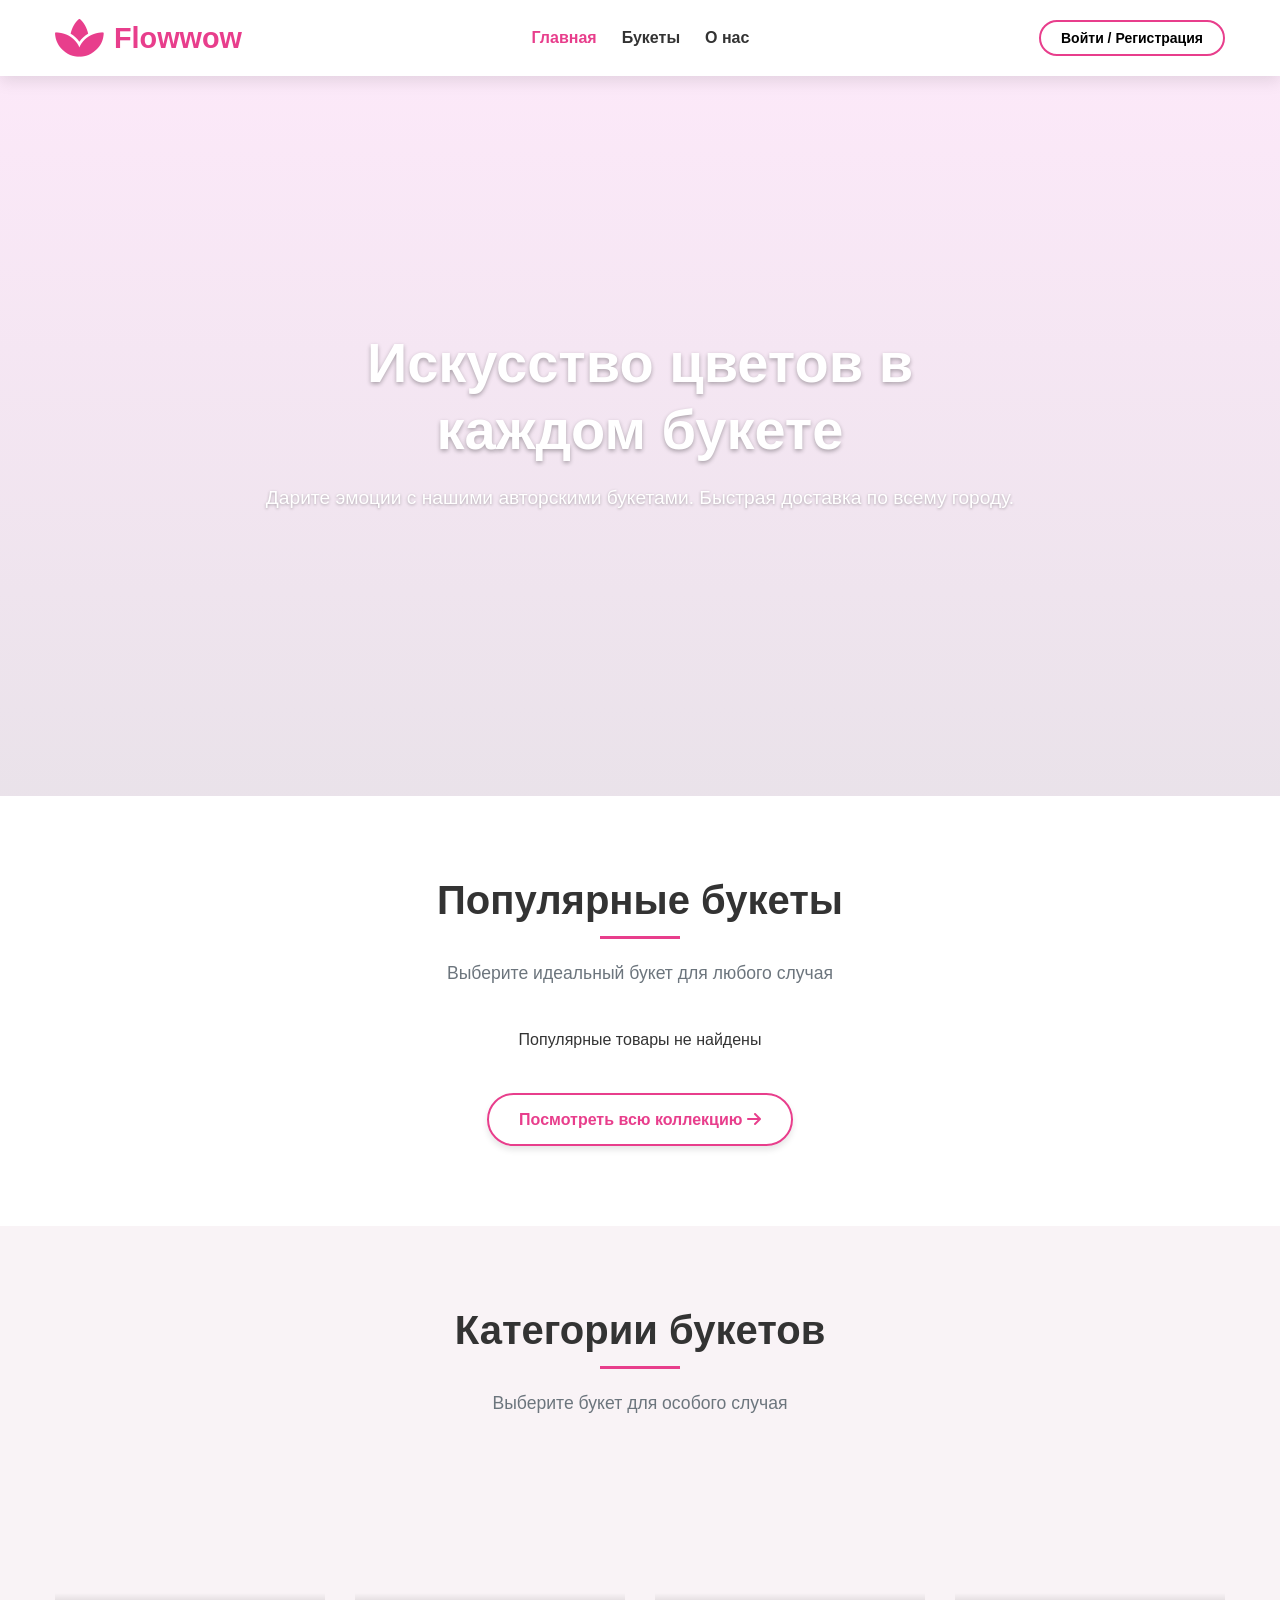
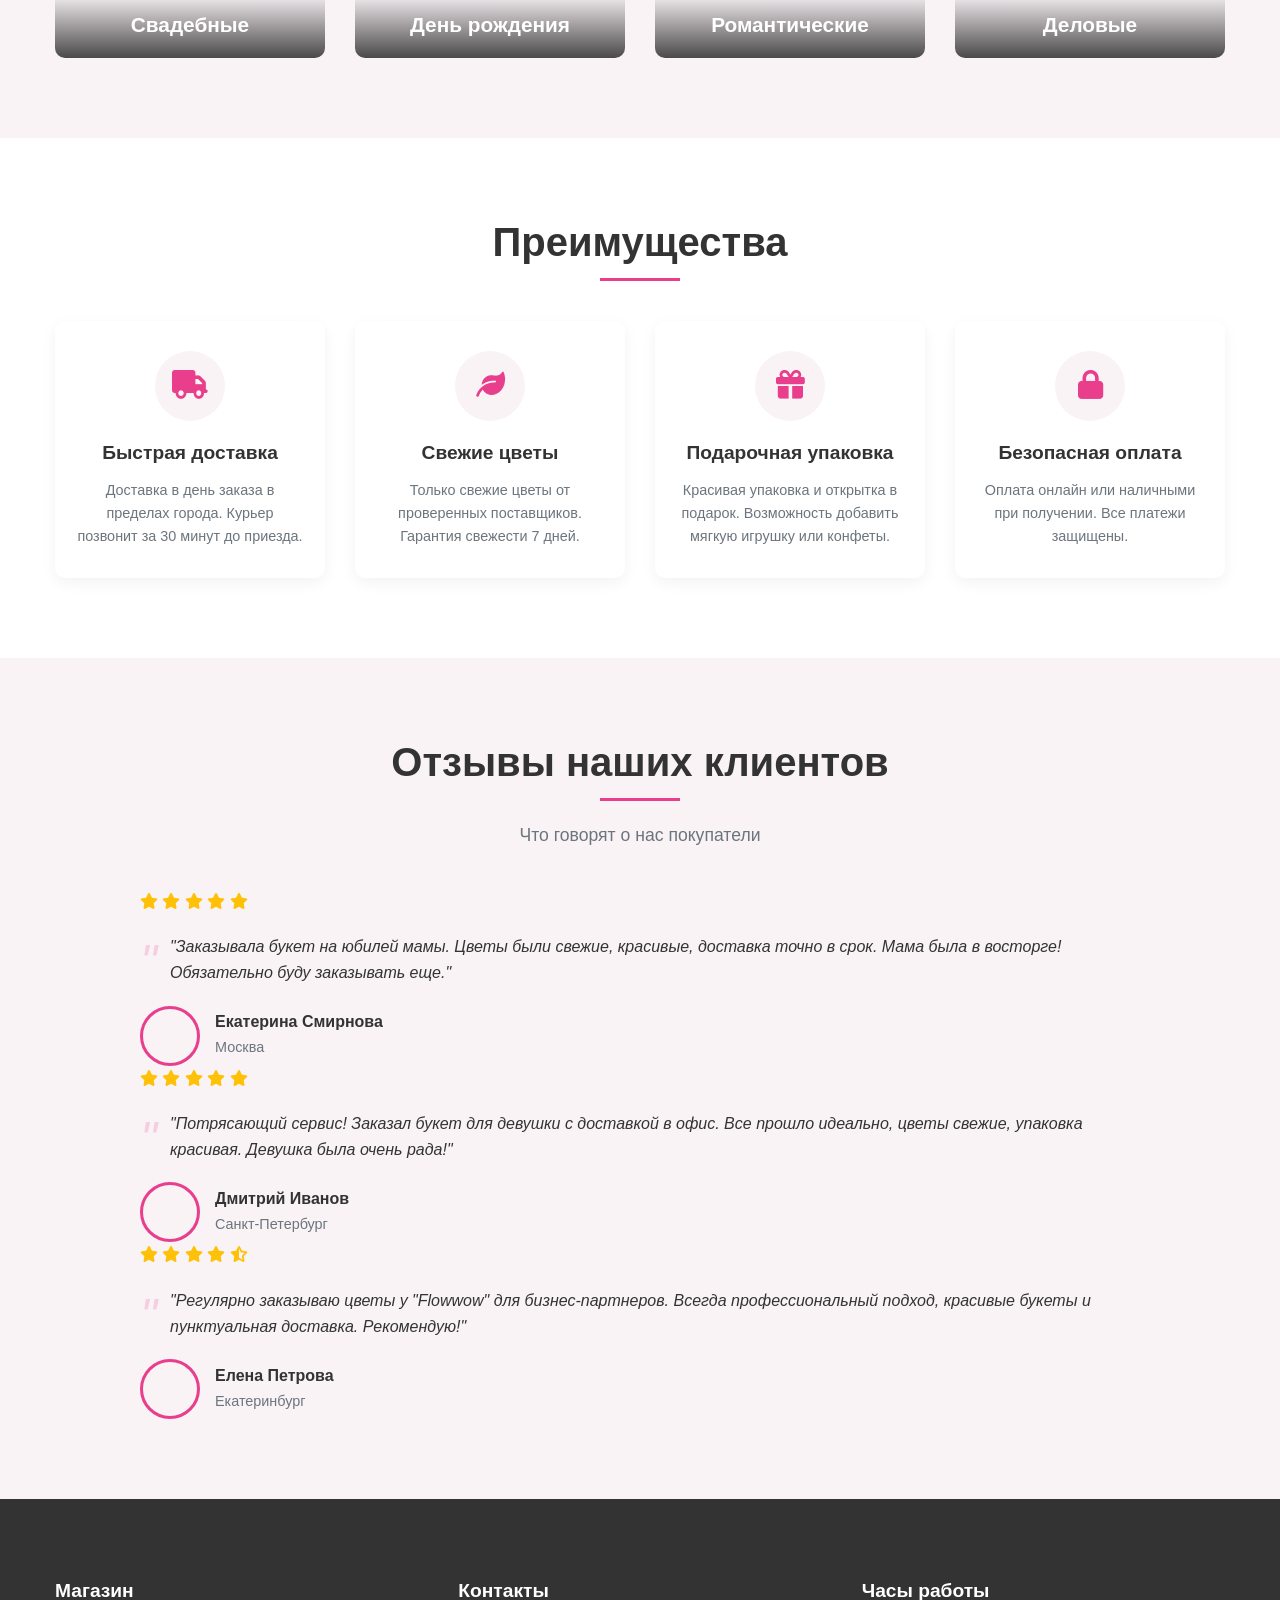
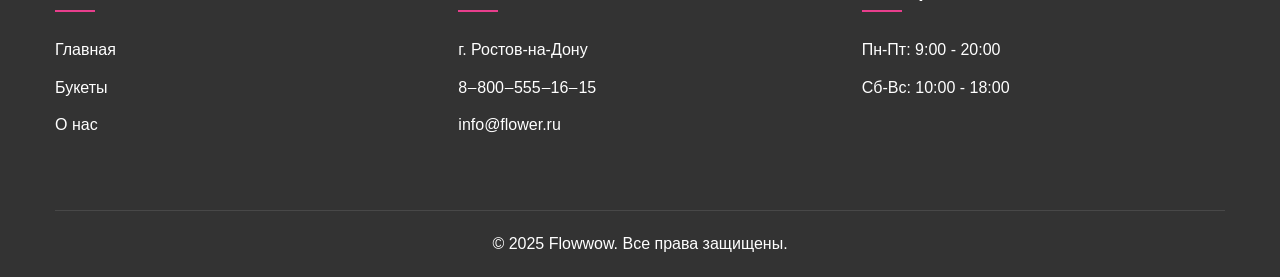
<file: flower_shop-финал/frontend/index.html>
<!DOCTYPE html>
<html lang="ru">
<head>
    <meta charset="UTF-8">
    <meta name="viewport" content="width=device-width, initial-scale=1.0">
    <title>Цветочная мастерская "Flowwow"</title>
    <link rel="stylesheet" href="https://cdnjs.cloudflare.com/ajax/libs/font-awesome/6.0.0-beta3/css/all.min.css">
    <link rel="stylesheet" href="css/style.css">
    <link rel="stylesheet" href="css/index.css">
</head>
<body>
    <!-- Шапка -->
    <header>
        <div class="container">
            <div class="header-top">
                <a href="index.html" class="logo">
                    <i class="fas fa-spa"></i> Flowwow 
                </a>
                <nav class="nav-main">
                    <ul>
                        <li><a href="index.html">Главная</a></li>
                        <li><a href="catalog.html">Букеты</a></li>
                        <li><a href="about.html">О нас</a></li>
                    </ul>
                </nav>
                <div class="header-icons">
                    
                </div>
                <button class="hamburger" aria-label="Меню">
                    <i class="fas fa-bars"></i>
                </button>
            </div>
        </div>
    </header>

    <!-- Герой-секция -->
    <section class="hero">
        <div class="hero-slider">
            <div class="slide active" style="background-image: linear-gradient(rgba(247, 199, 239, 0.4), rgba(202, 183, 202, 0.4)), url('https://i.pinimg.com/736x/2b/59/d3/2b59d3685de2a7461f557ccf16bdda40.jpg');">
                <div class="container">
                    <h1>Искусство цветов в каждом букете</h1>
                    <p>Дарите эмоции с нашими авторскими букетами. Быстрая доставка по всему городу.</p>
                </div>
            </div>
        </div>
    </section>

    <!-- Популярные товары -->
    <section class="popular">
        <div class="container">
            <h2 class="section-title">Популярные букеты</h2>
            <p class="section-subtitle">Выберите идеальный букет для любого случая</p>
            
            <div class="product-grid">
                
            </div>
            
            <div class="text-center" style="margin-top: 40px;">
                <a href="catalog.html" class="btn btn-outline">Посмотреть всю коллекцию <i class="fas fa-arrow-right"></i></a>
            </div>
        </div>
    </section>

    <!-- Категории -->
    <section class="categories">
        <div class="container">
            <h2 class="section-title">Категории букетов</h2>
            <p class="section-subtitle">Выберите букет для особого случая</p>
            
            <div class="category-grid">
                <a href="catalog.html?cat=wedding" class="category-card">
                    <div class="category-img" style="background-image: url('https://i.pinimg.com/736x/04/99/5d/04995d268635d11f1ee0a659525a0711.jpg');"></div>
                    <h3>Свадебные</h3>
                </a>
                
                <a href="catalog.html?cat=birthday" class="category-card">
                    <div class="category-img" style="background-image: url('https://i.pinimg.com/736x/ac/ed/d2/acedd2e2b953d0637e41e9fffdbbfee7.jpg');"></div>
                    <h3>День рождения</h3>
                </a>
                
                <a href="catalog.html?cat=romantic" class="category-card">
                    <div class="category-img" style="background-image: url('https://i.pinimg.com/736x/d9/6d/7c/d96d7c6e332d711c13acb67193b7380a.jpg');"></div>
                    <h3>Романтические</h3>
                </a>
                
                <a href="catalog.html?cat=business" class="category-card">
                    <div class="category-img" style="background-image: url('https://i.pinimg.com/736x/44/b8/fa/44b8fa8a8744b195159eb5a3a19e2919.jpg');"></div>
                    <h3>Деловые</h3>
                </a>
            </div>
        </div>
    </section>


    <!-- Преимущества -->
    <section class="features">
        <div class="container">
            <h2 class="section-title">Преимущества</h2>
            <div class="features-grid">
                <div class="feature-card">
                    <div class="feature-icon"><i class="fas fa-truck"></i></div>
                    <h3>Быстрая доставка</h3>
                    <p>Доставка в день заказа в пределах города. Курьер позвонит за 30 минут до приезда.</p>
                </div>
                <div class="feature-card">
                    <div class="feature-icon"><i class="fas fa-leaf"></i></div>
                    <h3>Свежие цветы</h3>
                    <p>Только свежие цветы от проверенных поставщиков. Гарантия свежести 7 дней.</p>
                </div>
                <div class="feature-card">
                    <div class="feature-icon"><i class="fas fa-gift"></i></div>
                    <h3>Подарочная упаковка</h3>
                    <p>Красивая упаковка и открытка в подарок. Возможность добавить мягкую игрушку или конфеты.</p>
                </div>
                <div class="feature-card">
                    <div class="feature-icon"><i class="fas fa-lock"></i></div>
                    <h3>Безопасная оплата</h3>
                    <p>Оплата онлайн или наличными при получении. Все платежи защищены.</p>
                </div>
            </div>
        </div>
    </section>

    <!-- Отзывы -->
    <section class="testimonials">
        <div class="container">
            <h2 class="section-title">Отзывы наших клиентов</h2>
            <p class="section-subtitle">Что говорят о нас покупатели</p>
            
            <div class="testimonial-slider">
                <div class="testimonial-slide active">
                    <div class="testimonial-content">
                        <div class="rating">
                            <i class="fas fa-star"></i>
                            <i class="fas fa-star"></i>
                            <i class="fas fa-star"></i>
                            <i class="fas fa-star"></i>
                            <i class="fas fa-star"></i>
                        </div>
                        <p class="testimonial-text">"Заказывала букет на юбилей мамы. Цветы были свежие, красивые, доставка точно в срок. Мама была в восторге! Обязательно буду заказывать еще."</p>
                        <div class="client-info">
                            <div class="client-photo" style="background-image: url('https://randomuser.me/api/portraits/women/43.jpg');"></div>
                            <div class="client-details">
                                <h4>Екатерина Смирнова</h4>
                                <p>Москва</p>
                            </div>
                        </div>
                    </div>
                </div>
                
                <div class="testimonial-slide">
                    <div class="testimonial-content">
                        <div class="rating">
                            <i class="fas fa-star"></i>
                            <i class="fas fa-star"></i>
                            <i class="fas fa-star"></i>
                            <i class="fas fa-star"></i>
                            <i class="fas fa-star"></i>
                        </div>
                        <p class="testimonial-text">"Потрясающий сервис! Заказал букет для девушки с доставкой в офис. Все прошло идеально, цветы свежие, упаковка красивая. Девушка была очень рада!"</p>
                        <div class="client-info">
                            <div class="client-photo" style="background-image: url('https://randomuser.me/api/portraits/men/32.jpg');"></div>
                            <div class="client-details">
                                <h4>Дмитрий Иванов</h4>
                                <p>Санкт-Петербург</p>
                            </div>
                        </div>
                    </div>
                </div>
                
                <div class="testimonial-slide">
                    <div class="testimonial-content">
                        <div class="rating">
                            <i class="fas fa-star"></i>
                            <i class="fas fa-star"></i>
                            <i class="fas fa-star"></i>
                            <i class="fas fa-star"></i>
                            <i class="fas fa-star-half-alt"></i>
                        </div>
                        <p class="testimonial-text">"Регулярно заказываю цветы у "Flowwow" для бизнес-партнеров. Всегда профессиональный подход, красивые букеты и пунктуальная доставка. Рекомендую!"</p>
                        <div class="client-info">
                            <div class="client-photo" style="background-image: url('https://randomuser.me/api/portraits/women/65.jpg');"></div>
                            <div class="client-details">
                                <h4>Елена Петрова</h4>
                                <p>Екатеринбург</p>
                            </div>
                        </div>
                    </div>
                </div>
            </div>
        </div>
    </section>

    <!-- Подвал -->
    <footer>
        <div class="container">
            <div class="footer-content">
                <div class="footer-column">
                    <h3>Магазин</h3>
                    <ul>
                        <li><a href="index.html">Главная</a></li>
                        <li><a href="catalog.html">Букеты</a></li>
                        <li><a href="about.html">О нас</a></li>
                    </ul>
                </div>
                <div class="footer-column">
                    <h3>Контакты</h3>
                    <ul>
                        <li> г. Ростов-на-Дону</li>
                        <li>8‒800‒555‒16‒15</li>
                        <li>info@flower.ru</li>
                    </ul>
                </div>
                <div class="footer-column">
                    <h3>Часы работы</h3>
                    <ul>
                        <li>Пн-Пт: 9:00 - 20:00</li>
                        <li>Сб-Вс: 10:00 - 18:00</li>
                    </ul>
                </div>
            </div>
            <div class="copyright">
                <p>© 2025 Flowwow. Все права защищены.</p>
            </div>
        </div>
    </footer>

    <!-- модальное окно авторизации -->
    <div id="auth-modal" class="auth-modal-overlay">
        <div class="auth-modal-container">
            <button class="auth-modal-close">&times;</button>
            <div class="auth-modal-header">
                <div class="auth-tabs">
                    <button class="auth-tab active" data-tab="login">Вход</button>
                    <button class="auth-tab" data-tab="register">Регистрация</button>
                </div>
            </div>
            <div class="auth-modal-body">
                <!-- форма входа -->
                <form id="login-form" class="auth-form">
                    <div class="auth-form-field">
                        <label>Логин</label>
                        <input type="text" id="login-username" required>
                    </div>
                    <div class="auth-form-field">
                        <label>Пароль</label>
                        <input type="password" id="login-password" required>
                    </div>
                    <div class="auth-error" id="login-error"></div>
                    <button type="submit" class="auth-submit-btn">Войти</button>
                </form>
                
                <!-- форма регистрации -->
                <form id="register-form" class="auth-form hidden">
                    <div class="auth-form-field">
                        <label>Логин</label>
                        <input type="text" id="register-username" required>
                    </div>
                    <div class="auth-form-field">
                        <label>Пароль</label>
                        <input type="password" id="register-password" required>
                    </div>
                    <div class="auth-error" id="register-error"></div>
                    <button type="submit" class="auth-submit-btn">Зарегистрироваться</button>
                </form>
            </div>
        </div>
    </div>
    <!--Редактирование профиля-->
    <div id="profile-modal" class="auth-modal-overlay">
        <div class="auth-modal-container">
            <button class="auth-modal-close" id="closeProfileModalBtn">&times;</button>
            <div class="auth-modal-header">
                <h2 class="profile-modal-title">Редактировать профиль</h2>
            </div>
            <div class="auth-modal-body">
                <div class="avatar-section">
                    <img id="modalAvatarPreview" class="current-avatar-large" src="images/flower.png" alt="Аватар">
                    <input type="file" id="avatarUpload" accept="image/*" style="display: none;">
                    <button class="avatar-upload-btn" id="uploadAvatarBtn">Загрузить фото</button>
                </div>
                <div class="profile-form-field">
                    <label>Логин</label>
                    <input type="text" id="profile-username" class="profile-username-readonly" required maxlength="20" readonly>
                </div>
                <div class="profile-form-field">
                    <label>Текущий пароль</label>
                    <input type="password" id="currentPassword" placeholder="Введите текущий пароль">
                </div>
                <div class="profile-form-field">
                    <label>Новый пароль</label>
                    <input type="password" id="newPassword" placeholder="Введите новый пароль">
                </div>
                <div class="profile-form-field">
                    <label>Подтвердите новый пароль</label>
                    <input type="password" id="confirmPassword" placeholder="Подтвердите новый пароль">
                </div>
            </div>
        <div class="auth-modal-footer">
            <button class="profile-modal-btn profile-modal-btn-cancel" id="cancelProfileModalBtn">Отмена</button>
            <button class="profile-modal-btn profile-modal-btn-save" id="saveProfileBtn">Сохранить</button>
        </div>
        </div>
    </div>
    <script src="js/config.js"></script>
    <script src="js/auth.js"></script>
    <script src="js/index.js"></script>
    <script src="js/script.js"></script>
    <script src="js/catalog.js"></script>
    <script src="js/order-modal.js"></script>
</body>
</html>
</file>
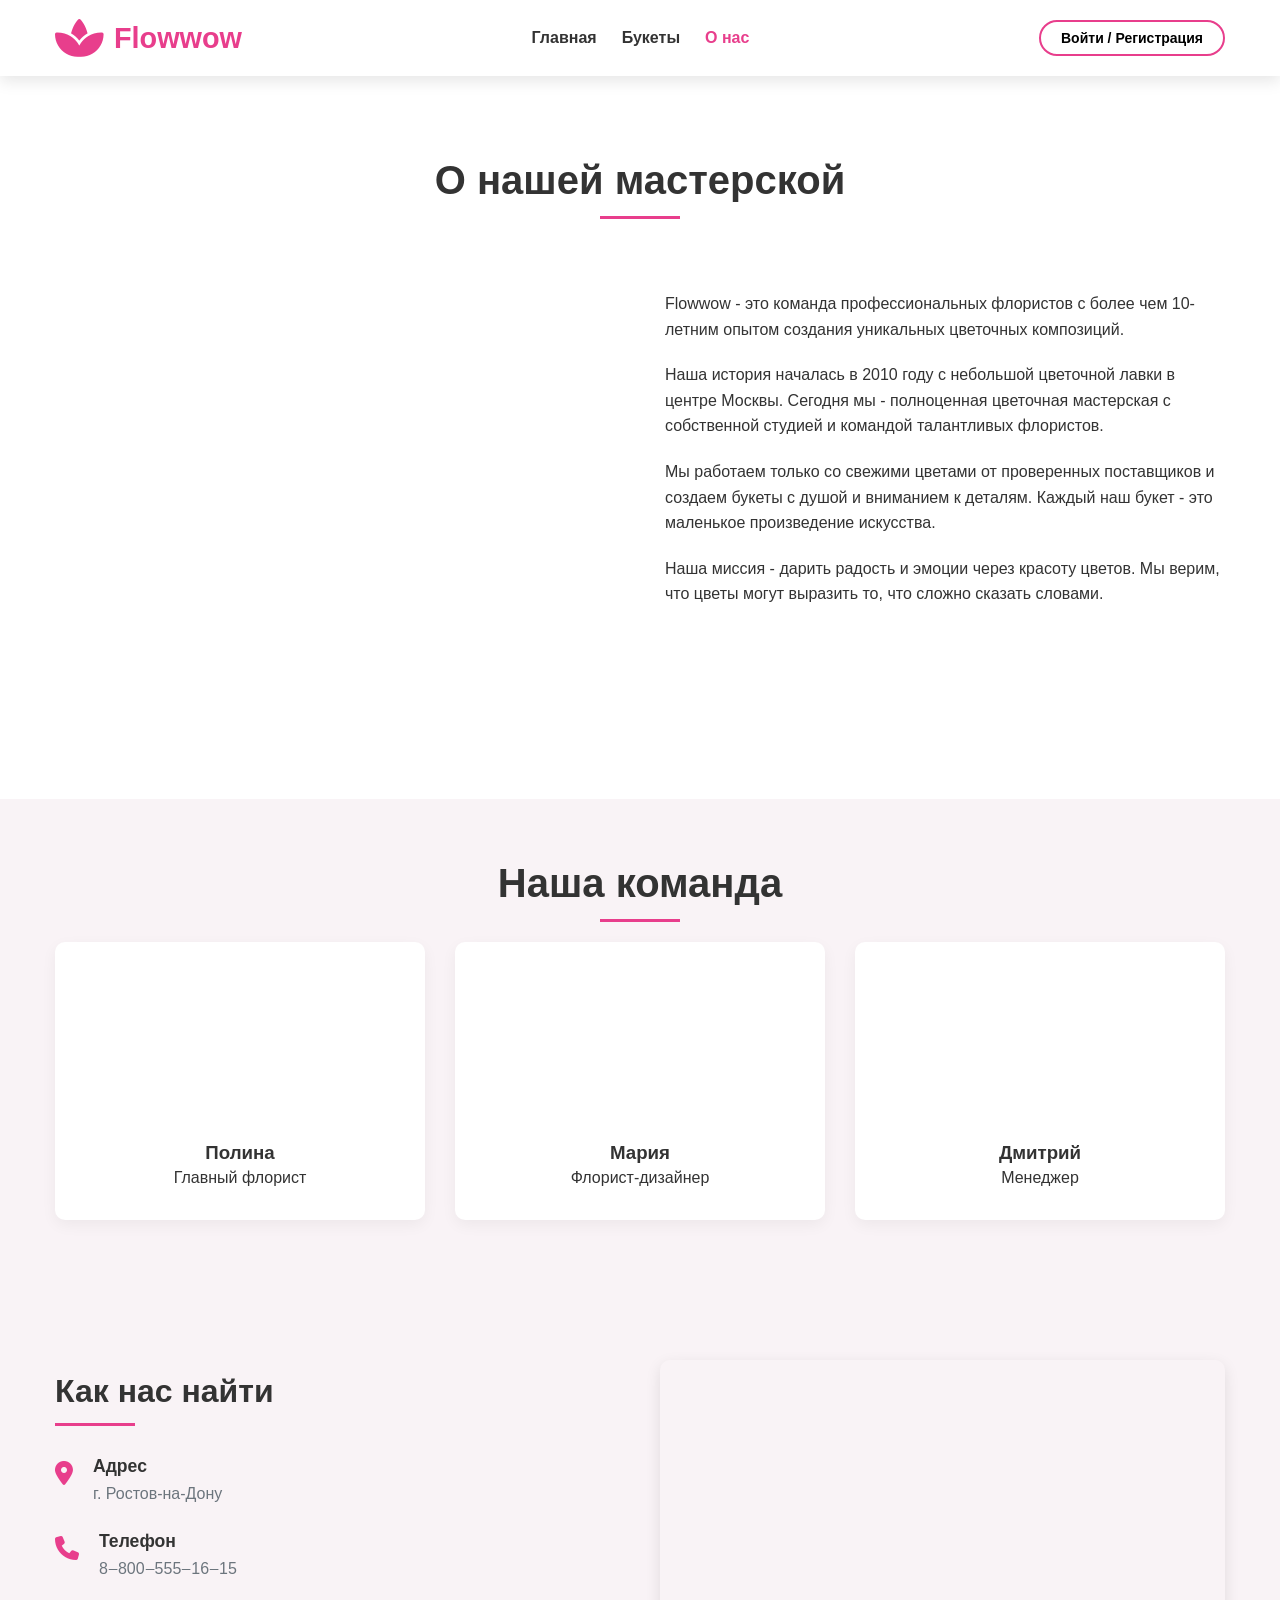
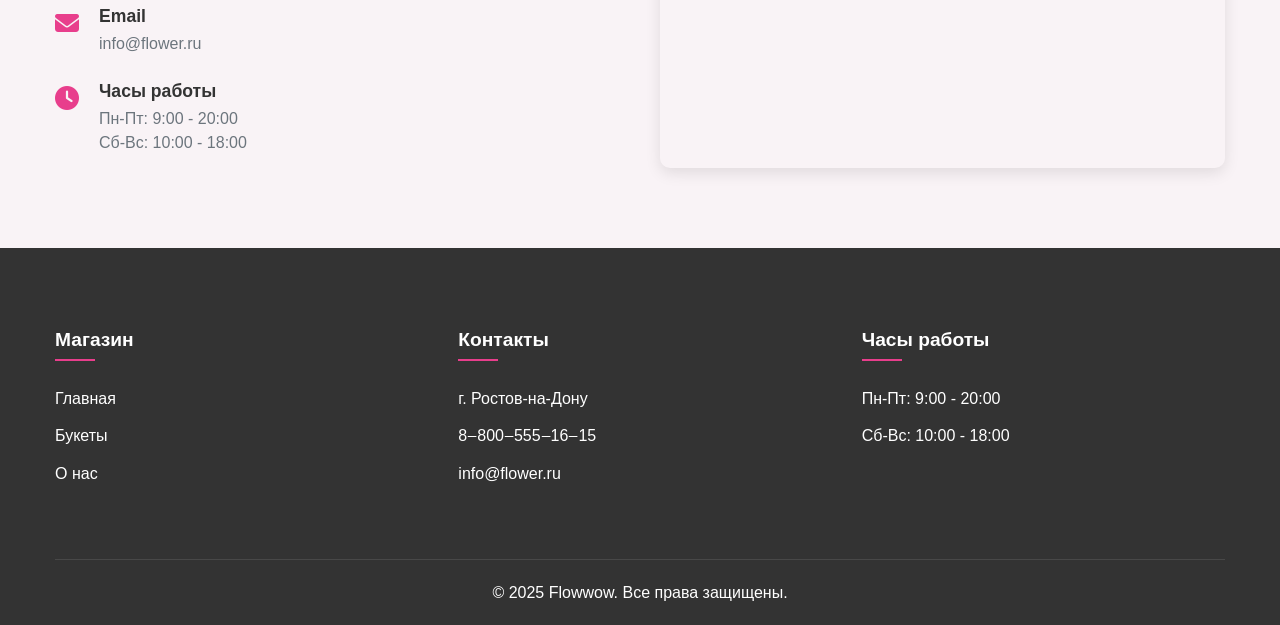
<file: flower_shop-финал/frontend/about.html>
<!DOCTYPE html>
<html lang="ru">
<head>
    <meta charset="UTF-8">
    <meta name="viewport" content="width=device-width, initial-scale=1.0">
    <title>О нас - Flowwow </title>
    <link rel="stylesheet" href="css/style.css">
    <link rel="stylesheet" href="css/about.css">
    <link rel="stylesheet" href="https://cdnjs.cloudflare.com/ajax/libs/font-awesome/6.4.0/css/all.min.css">
</head>
<body>
    <!-- Шапка -->
    <header>
        <div class="container">
            <div class="header-top">
                <a href="index.html" class="logo">
                    <i class="fas fa-spa"></i> Flowwow 
                </a>
                <nav class="nav-main">
                    <ul>
                        <li><a href="index.html">Главная</a></li>
                        <li><a href="catalog.html">Букеты</a></li>
                        <li><a href="about.html">О нас</a></li>
                    </ul>
                </nav>
                <div class="header-icons">
                    
                </div>
                <button class="hamburger" aria-label="Меню">
                    <i class="fas fa-bars"></i>
                </button>
            </div>
        </div>
    </header>

    <!-- О нас -->
    <section class="about-page">
        <div class="container">
            <h1 class="page-title">О нашей мастерской</h1>
            <div class="about-content">
                <div class="about-img" style="background-image: url('https://i.pinimg.com/736x/40/78/4f/40784f0ccab353251335751f474581e7.jpg');"></div>
                <div class="about-text">
                    <p>Flowwow - это команда профессиональных флористов с более чем 10-летним опытом создания уникальных цветочных композиций.</p>
                    <p>Наша история началась в 2010 году с небольшой цветочной лавки в центре Москвы. Сегодня мы - полноценная цветочная мастерская с собственной студией и командой талантливых флористов.</p>
                    <p>Мы работаем только со свежими цветами от проверенных поставщиков и создаем букеты с душой и вниманием к деталям. Каждый наш букет - это маленькое произведение искусства.</p>
                    <p>Наша миссия - дарить радость и эмоции через красоту цветов. Мы верим, что цветы могут выразить то, что сложно сказать словами.</p>
                </div>
            </div>
        </div>
    </section>

    <!-- Наша команда -->
    <section class="team">
        <div class="container">
            <h2 class="section-title">Наша команда</h2>
            <div class="team-grid">
                <div class="team-member">
                    <div class="member-photo" style="background-image: url('https://i.pinimg.com/736x/1e/a3/6d/1ea36d5bb25523c8d877f9c58b48bfa3.jpg');"></div>
                    <h3>Полина</h3>
                    <p>Главный флорист</p>
                </div>
                <div class="team-member">
                    <div class="member-photo" style="background-image: url('https://i.pinimg.com/736x/21/b7/ae/21b7ae162182f17922ac5b193161d1c4.jpg');"></div>
                    <h3>Мария</h3>
                    <p>Флорист-дизайнер</p>
                </div>
                <div class="team-member">
                    <div class="member-photo" style="background-image: url('https://i.pinimg.com/736x/47/b4/08/47b408d514b99960bd5041e7f9153e3f.jpg');"></div>
                    <h3>Дмитрий</h3>
                    <p>Менеджер</p>
                </div>
            </div>
        </div>
    </section>

        <!-- Контакты и карта -->
        <section class="map-section bg-soft-blue">
            <div class="container">
              <div class="map-container">
                <div class="map-info">
                  <h2>Как нас найти</h2>
                  <div class="contact-details">
                    <div class="contact-item">
                      <i class="fas fa-map-marker-alt"></i>
                      <div>
                        <h3>Адрес</h3>
                        <p>г. Ростов-на-Дону</p>
                      </div>
                    </div>
                    
                    <div class="contact-item">
                      <i class="fas fa-phone"></i>
                      <div>
                        <h3>Телефон</h3>
                        <p>8‒800‒555‒16‒15</p>
                      </div>
                    </div>
                    
                    <div class="contact-item">
                      <i class="fas fa-envelope"></i>
                      <div>
                        <h3>Email</h3>
                        <p>info@flower.ru</p>
                      </div>
                    </div>
                    
                    <div class="contact-item">
                      <i class="fas fa-clock"></i>
                      <div>
                        <h3>Часы работы</h3>
                        <p>Пн-Пт: 9:00 - 20:00<br>Сб-Вс: 10:00 - 18:00</p>
                      </div>
                    </div>
                  </div>
                </div>
                
                <div class="map-wrapper">
                  <iframe 
                    src="https://yandex.ru/map-widget/v1/?um=constructor%3A1a2b3c4d5e6f7g8h9i0j1k2l3m4n5o6p&amp;source=constructor" 
                    width="100%" 
                    height="400" 
                    frameborder="0"
                    style="border-radius: 8px;"
                  ></iframe>
                </div>
              </div>
            </div>
          </section>

    <!-- Подвал -->
    <footer>
        <div class="container">
            <div class="footer-content">
                <div class="footer-column">
                    <h3>Магазин</h3>
                    <ul>
                        <li><a href="index.html">Главная</a></li>
                        <li><a href="catalog.html">Букеты</a></li>
                        <li><a href="about.html">О нас</a></li>
                    </ul>
                </div>
                <div class="footer-column">
                    <h3>Контакты</h3>
                    <ul>
                        <li> г. Ростов-на-Дону</li>
                        <li>8‒800‒555‒16‒15</li>
                        <li>info@flower.ru</li>
                    </ul>
                </div>
                <div class="footer-column">
                    <h3>Часы работы</h3>
                    <ul>
                        <li>Пн-Пт: 9:00 - 20:00</li>
                        <li>Сб-Вс: 10:00 - 18:00</li>
                    </ul>
                </div>
            </div>
            <div class="copyright">
                <p>© 2025 Flowwow. Все права защищены.</p>
            </div>
        </div>
    </footer>

    <!-- модальное окно авторизации -->
    <div id="auth-modal" class="auth-modal-overlay">
        <div class="auth-modal-container">
            <button class="auth-modal-close">&times;</button>
            <div class="auth-modal-header">
                <div class="auth-tabs">
                    <button class="auth-tab active" data-tab="login">Вход</button>
                    <button class="auth-tab" data-tab="register">Регистрация</button>
                </div>
            </div>
            <div class="auth-modal-body">
                <!-- форма входа -->
                <form id="login-form" class="auth-form">
                    <div class="auth-form-field">
                        <label>Логин</label>
                        <input type="text" id="login-username" required maxlength="20">
                    </div>
                    <div class="auth-form-field">
                        <label>Пароль</label>
                        <input type="password" id="login-password" required maxlength="30">
                    </div>
                    <div class="auth-error" id="login-error"></div>
                    <button type="submit" class="auth-submit-btn">Войти</button>
                </form>
                
                <!-- форма регистрации -->
                <form id="register-form" class="auth-form hidden">
                    <div class="auth-form-field">
                        <label>Логин</label>
                        <input type="text" id="register-username" required maxlength="20">
                    </div>
                    <div class="auth-form-field">
                        <label>Пароль</label>
                        <input type="password" id="register-password" required maxlength="30">
                    </div>
                    <div class="auth-error" id="register-error"></div>
                    <button type="submit" class="auth-submit-btn">Зарегистрироваться</button>
                </form>
            </div>
        </div>
    </div>

    <!--Редактирование профиля-->
    <div id="profile-modal" class="auth-modal-overlay">
        <div class="auth-modal-container">
            <button class="auth-modal-close" id="closeProfileModalBtn">&times;</button>
            <div class="auth-modal-header">
                <h2 class="profile-modal-title">Редактировать профиль</h2>
            </div>
            <div class="auth-modal-body">
                <div class="avatar-section">
                    <img id="modalAvatarPreview" class="current-avatar-large" src="images/flower.png" alt="Аватар">
                    <input type="file" id="avatarUpload" accept="image/*" style="display: none;">
                    <button class="avatar-upload-btn" id="uploadAvatarBtn">Загрузить фото</button>
                </div>
                <div class="profile-form-field">
                    <label>Логин</label>
                    <input type="text" id="profile-username" class="profile-username-readonly" required maxlength="20" readonly>
                <div class="profile-form-field">
                    <label>Текущий пароль</label>
                    <input type="password" id="currentPassword" placeholder="Введите текущий пароль" required maxlength="30">
                </div>
                <div class="profile-form-field">
                    <label>Новый пароль</label>
                    <input type="password" id="newPassword" placeholder="Введите новый пароль" required maxlength="30">
                </div>
                <div class="profile-form-field">
                    <label>Подтвердите новый пароль</label>
                    <input type="password" id="confirmPassword" placeholder="Подтвердите новый пароль" required maxlength="30">
                </div>
            </div>
            <div class="auth-modal-footer">
                <button class="profile-modal-btn profile-modal-btn-cancel" id="cancelProfileModalBtn">Отмена</button>
                <button class="profile-modal-btn profile-modal-btn-save" id="saveProfileBtn">Сохранить</button>
            </div>
        </div>
    </div>
    <script src="js/auth.js"></script>
    <script src="js/script.js"></script>
</body>
</html>
</file>
<file: flower_shop-финал/frontend/css/style.css>
/* Reset и базовые стили */
:root {
    --primary-color: #e83e8c;
    --primary-hover: #d12d7b;
    --secondary-color: #6c757d;
    --light-color: #f9f3f6;
    --dark-color: #333;
    --white: #fff;
    --gray-light: #eee;
    --shadow: 0 5px 15px rgba(0, 0, 0, 0.1);
    --transition: all 0.3s ease;
  }
  
  * {
    margin: 0;
    padding: 0;
    box-sizing: border-box;
  }
  
  body {
    font-family: 'Segoe UI', 'Roboto', 'Helvetica Neue', Arial, sans-serif;
    color: var(--dark-color);
    line-height: 1.6;
    background-color: var(--white);
    overflow-x: hidden;
  }
  
  h1, h2, h3, h4 {
    font-weight: 700;
    line-height: 1.2;
  }
  
  a {
    text-decoration: none;
    color: inherit;
    transition: var(--transition);
  }
  
  ul {
    list-style: none;
  }
  
  img {
    max-width: 100%;
    height: auto;
  }
  
  .container {
    width: 100%;
    max-width: 1200px;
    margin: 0 auto;
    padding: 0 15px;
  }
  
  /* Кнопки и элементы интерфейса */
  .btn {
    display: inline-block;
    background-color: var(--primary-color);
    color: var(--white);
    padding: 12px 30px;
    border-radius: 30px;
    font-weight: 600;
    transition: var(--transition);
    border: none;
    cursor: pointer;
    text-align: center;
    box-shadow: 0 4px 6px rgba(0, 0, 0, 0.1);
  }
  
  .btn:hover {
    background-color: var(--primary-hover);
    transform: translateY(-2px);
    box-shadow: 0 6px 8px rgba(0, 0, 0, 0.15);
  }
  
  .btn-small {
    padding: 8px 20px;
    font-size: 14px;
  }
  
  .btn-outline {
    background-color: transparent;
    border: 2px solid var(--primary-color);
    color: var(--primary-color);
  }
  
  .btn-outline:hover {
    background-color: var(--primary-color);
    color: var(--white);
  }
  
  .section-title {
    text-align: center;
    margin-bottom: 20px;
    font-size: 2.5rem;
    color: var(--dark-color);
    position: relative;
    padding-bottom: 15px;
  }
  
  .section-title::after {
    content: '';
    position: absolute;
    bottom: 0;
    left: 50%;
    transform: translateX(-50%);
    width: 80px;
    height: 3px;
    background-color: var(--primary-color);
  }
  
  .section-subtitle {
    text-align: center;
    margin-bottom: 40px;
    font-size: 1.1rem;
    color: var(--secondary-color);
    max-width: 700px;
    margin-left: auto;
    margin-right: auto;
  }
  
  .text-center {
    text-align: center;
  }
  
  /* Шапка */
  header {
    background-color: var(--white);
    box-shadow: var(--shadow);
    position: sticky;
    top: 0;
    z-index: 1000;
    transition: var(--transition);
  }
  
  .header-top {
    display: flex;
    justify-content: space-between;
    align-items: center;
    padding: 15px 0;
  }
  
  .logo {
    font-size: 1.8rem;
    font-weight: 700;
    color: var(--primary-color);
    display: flex;
    align-items: center;
    gap: 10px;
  }
  
  .logo i {
    font-size: 1.5em;
  }
  
  .nav-main ul {
    display: flex;
    gap: 25px;
  }
  
  .nav-main a {
    font-weight: 600;
    padding: 5px 0;
    position: relative;
  }
  
  .nav-main a::after {
    content: '';
    position: absolute;
    bottom: 0;
    left: 0;
    width: 0;
    height: 2px;
    background-color: var(--primary-color);
    transition: var(--transition);
  }
  
  .nav-main a:hover::after {
    width: 100%;
  }
  
  .header-icons {
    display: flex;
    align-items: center;
    gap: 20px;
  }
  
  .header-icons a {
    display: flex;
    align-items: center;
    gap: 5px;
    font-weight: 600;
  }
  
  .cart-icon {
    position: relative;
  }
  
  .cart-count {
    position: absolute;
    top: -8px;
    right: -8px;
    background-color: var(--primary-color);
    color: var(--white);
    border-radius: 50%;
    width: 18px;
    height: 18px;
    display: flex;
    align-items: center;
    justify-content: center;
    font-size: 10px;
    font-weight: bold;
  }
  
  .hamburger {
    display: none;
    background: none;
    border: none;
    font-size: 1.5rem;
    color: var(--dark-color);
    cursor: pointer;
  }
  
  /* Подвал */
  footer {
    background-color: var(--dark-color);
    color: var(--white);
    padding: 80px 0 20px;
  }
  
  .footer-content {
    display: grid;
    grid-template-columns: repeat(auto-fit, minmax(250px, 1fr));
    gap: 40px;
    margin-bottom: 60px;
  }
  
  .footer-column h3 {
    margin-bottom: 25px;
    font-size: 1.2rem;
    position: relative;
    padding-bottom: 10px;
  }
  
  .footer-column h3::after {
    content: '';
    position: absolute;
    bottom: 0;
    left: 0;
    width: 40px;
    height: 2px;
    background-color: var(--primary-color);
  }
  
  .footer-column ul li {
    margin-bottom: 12px;
  }
  
  .footer-column ul li a:hover {
    color: var(--primary-color);
    padding-left: 5px;
  }
  
  .footer-column i {
    margin-right: 10px;
    width: 20px;
    text-align: center;
    color: var(--primary-color);
  }
  
  .footer-social {
    display: flex;
    gap: 15px;
    margin-top: 20px;
  }
  
  .footer-social a {
    display: flex;
    align-items: center;
    justify-content: center;
    width: 40px;
    height: 40px;
    border-radius: 50%;
    background-color: rgba(255, 255, 255, 0.1);
    color: var(--white);
    transition: var(--transition);
  }
  
  .footer-social a:hover {
    background-color: var(--primary-color);
    transform: translateY(-3px);
  }
  
  .footer-payment {
    display: flex;
    gap: 15px;
    margin-top: 20px;
    font-size: 1.8rem;
  }
  
  .footer-bottom {
    display: flex;
    justify-content: space-between;
    align-items: center;
    padding-top: 20px;
    border-top: 1px solid rgba(255, 255, 255, 0.1);
  }
  
  .footer-app {
    display: flex;
    gap: 15px;
  }
  
  .footer-app img {
    height: 40px;
    border-radius: 5px;
  }
  
  .copyright {
    text-align: center;
    padding-top: 20px;
    border-top: 1px solid rgba(255, 255, 255, 0.1);
  }  
  /* Модальное окно */
  .modal {
    position: fixed;
    top: 0;
    left: 0;
    width: 100%;
    height: 100%;
    background-color: rgba(0, 0, 0, 0.7);
    display: flex;
    align-items: center;
    justify-content: center;
    opacity: 0;
    visibility: hidden;
    transition: var(--transition);
    z-index: 1000;
  }
  
  .modal.active {
    opacity: 1;
    visibility: visible;
  }
  
  .modal-content {
    background-color: var(--white);
    border-radius: 10px;
    max-width: 800px;
    width: 90%;
    max-height: 90vh;
    overflow-y: auto;
    position: relative;
    box-shadow: 0 10px 30px rgba(0, 0, 0, 0.3);
    animation: modalFadeIn 0.3s ease;
  }
  
  .modal-close {
    position: absolute;
    top: 15px;
    right: 15px;
    background: none;
    border: none;
    font-size: 1.5rem;
    cursor: pointer;
    color: var(--secondary-color);
    transition: var(--transition);
  }
  
  .modal-close:hover {
    color: var(--primary-color);
    transform: rotate(90deg);
  }
  
  .modal-body {
    padding: 40px;
  }
  
  /* Модальное окно заказа */
  .order-modal .modal-content {
      max-width: 500px;
  }

  .order-form {
      display: flex;
      flex-direction: column;
  }

  .order-form-field {
      margin-bottom: 15px;
  }

  .order-form-label {
      display: block;
      margin-bottom: 5px;
      font-weight: 600;
  }

  .order-form-input,
  .order-form-textarea {
      width: 100%;
      padding: 10px;
      border: 1px solid #ddd;
      border-radius: 5px;
      font-family: inherit;
      box-sizing: border-box;
  }

  .order-form-textarea {
      resize: vertical;
      min-height: 80px;
      max-height: 200px;
  }

  .order-form-input:focus,
  .order-form-textarea:focus {
      outline: none;
      border-color: var(--primary-color);
  }

  .order-product-info {
      margin-bottom: 20px;
      padding: 15px;
      background: var(--light-color);
      border-radius: 8px;
  }

  .order-product-title {
      margin-bottom: 10px;
  }

  .order-product-details {
      display: flex;
      gap: 15px;
      align-items: center;
  }

  .order-product-image {
      width: 60px;
      height: 60px;
      object-fit: cover;
      border-radius: 8px;
  }

  .order-product-name {
      font-weight: 600;
      margin-bottom: 5px;
  }

  .order-product-price {
      color: var(--primary-color);
      font-weight: 600;
  }

  .order-submit-btn {
      width: 100%;
  }

  .order-modal-title {
      text-align: center;
      margin-bottom: 25px;
  }
  
  /* Анимации */
  @keyframes fadeInUp {
    from {
      opacity: 0;
      transform: translateY(20px);
    }
    to {
      opacity: 1;
      transform: translateY(0);
    }
  }
  
  @keyframes modalFadeIn {
    from {
      opacity: 0;
      transform: translateY(-20px);
    }
    to {
      opacity: 1;
      transform: translateY(0);
    }
  }
  
  /*Вход/Регистрация*/
  .auth-modal-overlay {
      position: fixed;
      top: 0;
      left: 0;
      width: 100%;
      height: 100%;
      background-color: rgba(0, 0, 0, 0.5);
      display: flex;
      justify-content: center;
      align-items: center;
      z-index: 1000;
      opacity: 0;
      visibility: hidden;
      transition: all 0.3s ease;
  }
  
  .auth-modal-overlay.active {
      opacity: 1;
      visibility: visible;
  }
  
  .auth-modal-container {
      background-color: #f9f3f6;
      border-radius: 20px;
      width: 90%;
      max-width: 450px;
      max-height: 90vh;
      overflow-y: auto;
      box-shadow: 0 20px 60px rgba(0, 0, 0, 0.3);
      border: 3px solid #e83e8c;
  }
  
  .auth-modal-header {
      padding: 20px 24px;
      border-bottom: 2px solid #e83e8c;
      background-color: #f9f3f6;
  }
  
  .auth-tabs {
      display: flex;
      gap: 20px;
      justify-content: center;
  }
  
  .auth-tab {
      background: none;
      border: none;
      font-size: 24px;
      font-weight: 600;
      cursor: pointer;
      color: black;
      opacity: 0.6;
      transition: all 0.2s;
      padding: 5px 0;
  }
  
  .auth-tab.active {
      opacity: 1;
      border-bottom: 3px solid black;
  }
  
  .auth-tab:hover {
      opacity: 0.8;
  }
  
  .auth-modal-close {
      position: absolute;
      top: 15px;
      right: 20px;
      background: none;
      border: none;
      font-size: 28px;
      cursor: pointer;
      color: black;
      transition: color 0.2s;
      line-height: 1;
      width: 36px;
      height: 36px;
      display: flex;
      align-items: center;
      justify-content: center;
      border-radius: 50%;
  }
  .auth-modal-body {
      padding: 24px;
  }
  
  .auth-form {
      display: flex;
      flex-direction: column;
      gap: 20px;
  }
  
  .auth-form.hidden {
      display: none;
  }
  
  .auth-form-field {
      margin-bottom: 5px;
  }
  
  .auth-form-field label {
      display: block;
      margin-bottom: 8px;
      font-weight: 500;
      color: black;
      font-size: 16px;
  }
  
  .auth-form-field input {
      width: 100%;
      padding: 12px 16px;
      border: 2px solid black;
      border-radius: 15px;
      font-size: 16px;
      background: white;
      color: black;
      font-family: inherit;
      box-sizing: border-box;
  }
  
  .auth-form-field input:focus {
      outline: none;
      border-color: #e83e8c;
  }
  
  .auth-submit-btn {
      width: 100%;
      padding: 12px;
      border-radius: 30px;
      font-size: 18px;
      font-weight: 600;
      cursor: pointer;
      transition: all 0.2s;
      border: 2px solid #9B5E2E;
      font-family: inherit;
      background-color: #e83e8c;
      color: white;
      margin-top: 10px;
  }
  
  .auth-error {
      color: #e83e8c;
      font-size: 14px;
      margin-top: 5px;
      display: none;
  }
  
  .auth-error.active {
      display: block;
  }
  
  /* кнопка входа в шапке */
  .auth-header-btn {
      background-color: white;
      border: 2px solid #e83e8c;
      border-radius: 30px;
      padding: 8px 20px;
      font-size: 14px;
      color: black;
      cursor: pointer;
      font-family: inherit;
      font-weight: 600;
      transition: all 0.2s;
      text-decoration: none;
      display: inline-block;
  }
  
  .auth-header-btn:hover {
      background-color: #e83e8c;
      color: white;
  }
  
  /* аватар пользователя в шапке */
  .user-avatar-header {
      display: flex;
      align-items: center;
      gap: 10px;
      cursor: pointer;
      position: relative;
  }
  
  .user-avatar-img {
      width: 40px;
      height: 40px;
      border-radius: 50%;
      object-fit: cover;
      border: 2px solid #e83e8c;
      background-color: white;
  }
  
  .user-avatar-name {
      color: #e83e8c;
      font-weight: 600;
      font-size: 14px;
  }
  
  /* выпадающее меню профиля */
  .profile-dropdown {
      position: absolute;
      top: 50px;
      right: 0;
      background-color: white;
      border: 2px solid #e83e8c;
      border-radius: 15px;
      min-width: 150px;
      z-index: 100;
      display: none;
      overflow: hidden;
  }
  
  .profile-dropdown.show {
      display: block;
  }
  
  .profile-dropdown-item {
      padding: 12px 20px;
      color: black;
      cursor: pointer;
      transition: background 0.2s;
      font-size: 14px;
  }
  
  
  .profile-dropdown-divider {
      height: 1px;
      background-color: #e83e8c;
      margin: 5px 0;
  }
  
  /*Редактирование профиля*/
  .avatar-section {
      display: flex;
      flex-direction: column;
      align-items: center;
      margin-bottom: 24px;
      padding-bottom: 20px;
      border-bottom: 2px dashed #e83e8c;
  }
  
  .current-avatar-large {
      width: 120px;
      height: 120px;
      border-radius: 50%;
      object-fit: cover;
      border: 4px solid #e83e8c;
      margin-bottom: 15px;
      background-color: white;
  }
  
  .avatar-upload-btn {
      background-color: white;
      border: 2px solid #e83e8c;
      border-radius: 30px;
      padding: 8px 20px;
      font-size: 14px;
      color: black;
      cursor: pointer;
      font-family: inherit;
      transition: all 0.2s;
  }

  
  .profile-form-field {
      margin-bottom: 20px;
  }
  
  .profile-form-field label {
      display: block;
      margin-bottom: 8px;
      font-weight: 500;
      color: black;
      font-size: 16px;
  }
  
  .profile-form-field input {
      width: 100%;
      padding: 12px 16px;
      border: 2px solid #e83e8c;
      border-radius: 15px;
      font-size: 16px;
      background: white;
      color: black;
      font-family: inherit;
      box-sizing: border-box;
  }
  
  .profile-form-field input:focus {
      outline: none;
  }
  
  .profile-modal-btn {
      padding: 10px 24px;
      border-radius: 30px;
      font-size: 16px;
      font-weight: 600;
      cursor: pointer;
      transition: all 0.2s;
      border: 2px solid #e83e8c;
      font-family: inherit;
  }
  
  .profile-modal-btn-cancel {
      background-color: white;
      color: black;
  }
  
  
  .profile-modal-btn-save {
      background-color: white;
      color: black;
  }
  
  
  .profile-modal-title {
      text-align: center;
      margin: 0;
      color: black;
  }
  
  .profile-username-readonly {
      background-color: white;
      cursor: not-allowed;
  }
  
  .auth-modal-footer {
      display: flex;
      justify-content: flex-end;
      gap: 15px;
      padding: 20px 24px;
      border-top: 1px solid #e83e8c;
  }
  /* Уведомления */
  .toast-notification {
      position: fixed;
      bottom: 30px;
      right: 30px;
      background: #e83e8c;
      color: white;
      padding: 12px 24px;
      border-radius: 40px;
      font-size: 14px;
      font-weight: 500;
      z-index: 10000;
      box-shadow: 0 4px 12px rgba(0, 0, 0, 0.15);
      animation: slideIn 0.3s ease forwards;
      max-width: 350px;
  }
  
  @keyframes slideIn {
      from {
          transform: translateX(400px);
          opacity: 0;
      }
      to {
          transform: translateX(0);
          opacity: 1;
      }
  }
  
  .toast-notification.hide {
      animation: slideOut 0.3s ease forwards;
  }
  
  @keyframes slideOut {
      from {
          transform: translateX(0);
          opacity: 1;
      }
      to {
          transform: translateX(400px);
          opacity: 0;
      }
  }
  
  @media (max-width: 576px) {
      .toast-notification {
          left: 20px;
          right: 20px;
          text-align: center;
      }
  }
  
  /* Стили для нескольких товаров в модальном окне */
  .order-single-product,
  .order-multiple-products {
      margin-bottom: 20px;
  }
  
  .order-cart-items-list {
      max-height: 300px;
      overflow-y: auto;
      margin-bottom: 15px;
      border: 1px solid #eee;
      border-radius: 8px;
      padding: 10px;
  }
  
  .order-cart-item {
      display: flex;
      align-items: center;
      gap: 15px;
      padding: 10px;
      border-bottom: 1px solid #f0f0f0;
  }
  
  .order-cart-item:last-child {
      border-bottom: none;
  }
  
  .order-cart-item-image {
      width: 50px;
      height: 50px;
      border-radius: 8px;
      object-fit: cover;
  }
  
  .order-cart-item-info {
      flex: 1;
  }
  
  .order-cart-item-name {
      font-weight: 600;
      margin-bottom: 5px;
  }
  
  .order-cart-item-price {
      font-size: 12px;
      color: var(--secondary-color);
  }
  
  .order-cart-item-total {
      font-weight: 600;
      color: var(--primary-color);
  }
  
  .order-cart-total-row {
      display: flex;
      justify-content: space-between;
      padding-top: 15px;
      border-top: 2px solid var(--primary-color);
      font-size: 1.2rem;
      font-weight: 700;
  }
  
  .order-cart-total-row span:last-child {
      color: var(--primary-color);
  }
  
  .cart-item-checkbox-wrapper {
      margin-right: 5px;
  }
  
  .cart-item-checkbox {
      width: 20px;
      height: 20px;
      cursor: pointer;
  }
  
  .select-all-label {
      display: flex;
      align-items: center;
      gap: 10px;
      cursor: pointer;
  }
  
  .cart-checkout-message {
      color: #dc3545;
      font-size: 12px;
      margin-top: 10px;
      text-align: center;
  }


/*Адаптивность*/

@media (max-width: 1024px) {
    .container {
        max-width: 960px;
    }
    
    .nav-main ul {
        gap: 15px;
    }
    
    .footer-content {
        grid-template-columns: repeat(3, 1fr);
        gap: 30px;
    }
}

@media (max-width: 768px) {
    .container {
        padding: 0 20px;
    }
    
    .section-title {
        font-size: 1.8rem;
    }
    
    .section-subtitle {
        font-size: 0.95rem;
    }
    
    .nav-main {
        position: fixed;
        top: 80px;
        left: 0;
        width: 100%;
        background-color: var(--white);
        box-shadow: var(--shadow);
        padding: 20px;
        transform: translateY(-150%);
        opacity: 0;
        transition: var(--transition);
        z-index: 999;
    }
    
    .nav-main.active {
        transform: translateY(0);
        opacity: 1;
    }
    
    .nav-main ul {
        flex-direction: column;
        gap: 15px;
    }
    
    .hamburger {
        display: block;
    }
    
    footer {
        padding: 40px 0 20px;
    }
    
    .footer-content {
        grid-template-columns: 1fr;
        gap: 25px;
        text-align: center;
    }
    
    .footer-column h3::after {
        left: 50%;
        transform: translateX(-50%);
    }
    
    .footer-bottom {
        flex-direction: column;
        gap: 20px;
        text-align: center;
    }
    
    .copyright {
        font-size: 0.75rem;
    }
    
    .auth-modal-container {
        width: 95%;
        margin: 20px;
    }
    
    .auth-tab {
        font-size: 20px;
    }
    
    .auth-modal-body {
        padding: 20px;
    }
    
    .modal-content {
        width: 95%;
        max-height: 85vh;
    }
    
    .modal-body {
        padding: 25px 20px;
    }
}
@media (max-width: 550px) {
    .container {
        padding: 0 15px;
    }
    
    .section-title {
        font-size: 1.5rem;
    }
    
    .section-subtitle {
        font-size: 0.85rem;
    }
    
    .modal-body {
        padding: 30px 20px;
    }
    
    footer {
        padding: 30px 0 15px;
    }
    
    .footer-content {
        gap: 20px;
    }
    
    .footer-column h3 {
        font-size: 1rem;
    }
    
    .footer-column ul li {
        font-size: 0.75rem;
    }
    
    .copyright {
        font-size: 0.65rem;
    }
}
/* Адаптивность для кнопки авторизации */
@media (max-width: 768px) {
    .auth-header-btn {
        padding: 6px 12px;
        font-size: 12px;
        white-space: nowrap;
    }
}

@media (max-width: 480px) {
    .auth-header-btn {
        padding: 5px 10px;
        font-size: 11px;
    }
}
</file>
<file: flower_shop-финал/frontend/css/index.css>
/* Герой-секция */
.hero {
    position: relative;
    height: 80vh;
    min-height: 600px;
    overflow: hidden;
  }
  
  .hero-slider {
    position: relative;
    height: 100%;
  }
  
  .slide {
    position: absolute;
    top: 0;
    left: 0;
    width: 100%;
    height: 100%;
    background-size: cover;
    background-position: center;
    display: flex;
    align-items: center;
    opacity: 0;
    transition: opacity 1s ease;
  }
  
  .slide.active {
    opacity: 1;
  }
  
  .slide .container {
    max-width: 800px;
    text-align: center;
    color: var(--white);
    padding: 0 20px;
  }
  
  .slide h1 {
    font-size: 3.5rem;
    margin-bottom: 20px;
    text-shadow: 0 2px 4px rgba(0, 0, 0, 0.3);
    animation: fadeInUp 1s ease;
  }
  
  .slide p {
    font-size: 1.2rem;
    margin-bottom: 30px;
    text-shadow: 0 1px 3px rgba(0, 0, 0, 0.3);
    animation: fadeInUp 1s ease 0.2s forwards;
    opacity: 0;
  }
  
  .slide .btn {
    animation: fadeInUp 1s ease 0.4s forwards;
    opacity: 0;
  }
  
  .slider-btn {
    position: absolute;
    top: 50%;
    transform: translateY(-50%);
    background-color: rgba(255, 255, 255, 0.2);
    color: var(--white);
    border: none;
    width: 50px;
    height: 50px;
    border-radius: 50%;
    font-size: 1.2rem;
    cursor: pointer;
    transition: var(--transition);
    z-index: 10;
    display: flex;
    align-items: center;
    justify-content: center;
  }
  
  .slider-btn:hover {
    background-color: rgba(255, 255, 255, 0.3);
  }
  
  .prev {
    left: 30px;
  }
  
  .next {
    right: 30px;
  }
  
  .slider-dots {
    position: absolute;
    bottom: 30px;
    left: 0;
    right: 0;
    display: flex;
    justify-content: center;
    gap: 10px;
  }
  
  .dot {
    width: 12px;
    height: 12px;
    border-radius: 50%;
    background-color: rgba(255, 255, 255, 0.5);
    cursor: pointer;
    transition: var(--transition);
  }
  
  .dot.active {
    background-color: var(--white);
    transform: scale(1.2);
  }
  
  /* Популярные товары */
  .popular {
    padding: 80px 0;
    background-color: var(--white);
  }
  
  .product-grid {
    display: grid;
    grid-template-columns: repeat(auto-fill, minmax(300px, 1fr));
    gap: 30px;
    margin-top: 40px;
  }
  
  /* Категории */
  .categories {
    padding: 80px 0;
    background-color: var(--light-color);
  }
  
  .category-grid {
    display: grid;
    grid-template-columns: repeat(auto-fill, minmax(250px, 1fr));
    gap: 30px;
    margin-top: 40px;
  }
  
  .category-card {
    position: relative;
    border-radius: 10px;
    overflow: hidden;
    height: 200px;
    transition: var(--transition);
  }
  
  .category-card:hover {
    transform: translateY(-5px);
    box-shadow: var(--shadow);
  }
  
  .category-img {
    width: 100%;
    height: 100%;
    background-size: cover;
    background-position: center;
    transition: transform 0.5s ease;
  }
  
  .category-card:hover .category-img {
    transform: scale(1.1);
  }
  
  .category-card h3 {
    position: absolute;
    bottom: 0;
    left: 0;
    right: 0;
    background: linear-gradient(to top, rgba(0,0,0,0.7), transparent);
    color: var(--white);
    padding: 20px;
    text-align: center;
    font-size: 1.3rem;
  }
  
  /* Преимущества */
  .features {
    padding: 80px 0;
    background-color: var(--white);
  }
  
  .features-grid {
    display: grid;
    grid-template-columns: repeat(auto-fill, minmax(250px, 1fr));
    gap: 30px;
    margin-top: 40px;
  }
  
  .feature-card {
    text-align: center;
    padding: 30px 20px;
    background: var(--white);
    border-radius: 10px;
    box-shadow: 0 5px 15px rgba(0, 0, 0, 0.05);
    transition: var(--transition);
  }
  
  .feature-card:hover {
    transform: translateY(-5px);
    box-shadow: var(--shadow);
  }
  
  .feature-icon {
    width: 70px;
    height: 70px;
    background-color: var(--light-color);
    color: var(--primary-color);
    border-radius: 50%;
    display: flex;
    align-items: center;
    justify-content: center;
    margin: 0 auto 20px;
    font-size: 1.8rem;
  }
  
  .feature-card h3 {
    margin-bottom: 15px;
    font-size: 1.2rem;
  }
  
  .feature-card p {
    color: var(--secondary-color);
    font-size: 0.9rem;
  }
  
  /* Отзывы */
  .testimonials {
    padding: 80px 0;
    background-color: var(--light-color);
  }
  
  .testimonial-slider {
    position: relative;
    max-width: 1000px;
    margin: 40px auto 0;
  }
  
  .testimonial-card {
    background: var(--white);
    border-radius: 10px;
    padding: 30px;
    box-shadow: var(--shadow);
    opacity: 0;
    transition: opacity 0.5s ease;
    position: absolute;
    top: 0;
    left: 0;
    width: 100%;
  }
  
  .testimonial-card.active {
    opacity: 1;
    position: relative;
  }
  
  .rating {
    color: #ffc107;
    margin-bottom: 20px;
  }
  
  .testimonial-text {
    font-style: italic;
    margin-bottom: 20px;
    position: relative;
    padding-left: 30px;
  }
  
  .testimonial-text::before {
    content: '"';
    position: absolute;
    left: 0;
    top: -10px;
    font-size: 3rem;
    color: var(--primary-color);
    opacity: 0.2;
  }
  
  .client-info {
    display: flex;
    align-items: center;
    gap: 15px;
  }
  
  .client-photo {
    width: 60px;
    height: 60px;
    border-radius: 50%;
    background-size: cover;
    background-position: center;
    border: 3px solid var(--primary-color);
  }
  
  .client-details h4 {
    margin-bottom: 5px;
  }
  
  .client-details p {
    color: var(--secondary-color);
    font-size: 0.9rem;
  }
  
  .testimonial-btn {
    position: absolute;
    top: 50%;
    transform: translateY(-50%);
    background-color: var(--primary-color);
    color: var(--white);
    border: none;
    width: 40px;
    height: 40px;
    border-radius: 50%;
    cursor: pointer;
    transition: var(--transition);
    z-index: 10;
    display: flex;
    align-items: center;
    justify-content: center;
  }
  
  .testimonial-btn:hover {
    background-color: var(--primary-hover);
  }
  
  .testimonial-btn.prev {
    left: -50px;
  }
  
  .testimonial-btn.next {
    right: -50px;
  }
  
  .testimonial-dots {
    display: flex;
    justify-content: center;
    gap: 10px;
    margin-top: 30px;
  }
  
  .testimonial-dot {
    width: 12px;
    height: 12px;
    border-radius: 50%;
    background-color: rgba(0, 0, 0, 0.1);
    cursor: pointer;
    transition: var(--transition);
  }
  
  .testimonial-dot.active {
    background-color: var(--primary-color);
    transform: scale(1.2);
  }
  
/* Популярные товары */
.popular {
    padding: 80px 0;
    background-color: var(--white);
}

.product-grid {
    display: grid;
    grid-template-columns: repeat(auto-fill, minmax(300px, 1fr));
    gap: 30px;
    margin-top: 40px;
}

.product-card {
    background: var(--white);
    border-radius: 10px;
    overflow: hidden;
    box-shadow: var(--shadow);
    transition: var(--transition);
    position: relative;
}

.product-card:hover {
    transform: translateY(-10px);
    box-shadow: 0 15px 30px rgba(0, 0, 0, 0.15);
}

.product-img {
    height: 250px;
    background-size: cover;
    background-position: center;
    position: relative;
}

.product-badge {
    position: absolute;
    top: 15px;
    right: 15px;
    background-color: var(--primary-color);
    color: var(--white);
    padding: 5px 10px;
    border-radius: 20px;
    font-size: 12px;
    font-weight: 600;
}

.product-badge.new {
    background-color: #28a745;
}

.wishlist-btn {
    position: absolute;
    top: 15px;
    left: 15px;
    background-color: var(--white);
    color: var(--dark-color);
    width: 35px;
    height: 35px;
    border-radius: 50%;
    display: flex;
    align-items: center;
    justify-content: center;
    border: none;
    cursor: pointer;
    transition: var(--transition);
    opacity: 0;
}

.product-card:hover .wishlist-btn {
    opacity: 1;
}

.wishlist-btn:hover {
    color: var(--primary-color);
}

.wishlist-btn.active {
    color: var(--primary-color);
}

.product-info {
    padding: 20px;
}

.product-info h3 {
    margin-bottom: 10px;
    font-size: 1.2rem;
}

.product-info p {
    color: var(--secondary-color);
    margin-bottom: 15px;
    font-size: 0.9rem;
}

.product-rating {
    display: flex;
    align-items: center;
    gap: 5px;
    margin-bottom: 15px;
    color: #ffc107;
}

.product-rating span {
    color: var(--secondary-color);
    font-size: 0.8rem;
    margin-left: 5px;
}

.product-price {
    display: flex;
    align-items: center;
    gap: 10px;
    margin-bottom: 15px;
}

.current-price {
    font-weight: 700;
    color: var(--primary-color);
    font-size: 1.2rem;
}

.old-price {
    text-decoration: line-through;
    color: var(--secondary-color);
    font-size: 0.9rem;
}

.product-actions {
    display: flex;
    gap: 10px;
}



/*Адаптивность*/
@media (max-width: 1024px) {
    .hero {
        min-height: 500px;
    }
    
    .slide h1 {
        font-size: 2.5rem;
    }
    
    .product-grid {
        grid-template-columns: repeat(2, 1fr);
        gap: 25px;
    }
    
    .category-grid {
        grid-template-columns: repeat(2, 1fr);
        gap: 25px;
    }
    
    .features-grid {
        grid-template-columns: repeat(2, 1fr);
        gap: 25px;
    }
}
@media (max-width: 768px) {
    .slide {
        position: relative;
        min-height: 450px;
        background-size: cover;
        background-position: center;
    }
    
    .slide .container {
        padding: 0 20px;
    }
    
    .slide h1 {
        font-size: 1.8rem;
        margin-bottom: 15px;
    }
    
    .slide p {
        font-size: 0.9rem;
        margin-bottom: 20px;
    }
    
    .product-grid {
        gap: 15px;
    }
    
    .product-img {
        height: 200px;
    }
    
    .product-info {
        padding: 12px;
    }
    
    .product-info h3 {
        font-size: 1rem;
    }
    
    .category-card {
        height: 150px;
    }
    
    .category-card h3 {
        font-size: 1rem;
    }
    
    .feature-card {
        padding: 20px;
    }
    
    .feature-icon {
        width: 55px;
        height: 55px;
        font-size: 1.3rem;
    }
    
    .testimonial-card {
        padding: 20px;
    }
    
    .testimonial-text {
        font-size: 0.9rem;
    }
    
    .client-photo {
        width: 50px;
        height: 50px;
    }
}
@media (max-width: 550px) {
    .product-grid {
        grid-template-columns: 1fr;
        max-width: 320px;
        margin-left: auto;
        margin-right: auto;
    }
    
    .category-grid {
        grid-template-columns: 1fr;
        max-width: 300px;
        margin-left: auto;
        margin-right: auto;
    }
    
    .features-grid {
        grid-template-columns: 1fr;
        max-width: 300px;
        margin-left: auto;
        margin-right: auto;
    }
}

@media (max-width: 480px) {
    .hero {
        min-height: 350px;
        margin-top: -100px;
    }
    
    .slide {
        min-height: 380px;
    }
    
    .slide .container {
        padding: 0 20px;
    }
    
    .slide h1 {
        font-size: 1.5rem;
    }
    
    .slide p {
        font-size: 0.8rem;
    }
    
    .product-img {
        height: 220px;
    }
    
    .category-card {
        height: 130px;
    }
}
</file>
<file: flower_shop-финал/frontend/css/about.css>
/* Страница "О нас" */
.about-page {
    padding: 80px 0;
}

.page-title {
    text-align: center;
    margin-bottom: 20px;
    font-size: 2.5rem;
    color: var(--dark-color);
    position: relative;
    padding-bottom: 15px;
}

.page-title::after {
    content: '';
    position: absolute;
    bottom: 0;
    left: 50%;
    transform: translateX(-50%);
    width: 80px;
    height: 3px;
    background-color: var(--primary-color);
}

.about-content {
    display: flex;
    align-items: center;
    gap: 50px;
    margin-top: 40px;
    margin-bottom: 60px;
}

.about-img {
    flex: 1;
    height: 400px;
    background-size: cover;
    background-position: center;
    border-radius: 10px;
}

.about-text {
    flex: 1;
}

.about-text p {
    margin-bottom: 20px;
}

.team {
    padding: 60px 0;
    background-color: #f9f3f6;
}

.team-grid {
    display: grid;
    grid-template-columns: repeat(3, 1fr);
    gap: 30px;
}

.team-member {
    text-align: center;
    background: white;
    padding: 30px;
    border-radius: 10px;
    box-shadow: 0 5px 15px rgba(0, 0, 0, 0.05);
}

.member-photo {
    width: 150px;
    height: 150px;
    border-radius: 50%;
    background-size: cover;
    background-position: center;
    margin: 0 auto 20px;
}

/* Секция с картой и контактами */
.map-section {
  padding: 80px 0;
  background-color: var(--light-color);
}

.map-container {
  display: grid;
  grid-template-columns: 1fr 1fr;
  gap: 40px;
  align-items: center;
}

.map-info h2 {
  font-size: 2rem;
  margin-bottom: 30px;
  color: var(--dark-color);
  position: relative;
  padding-bottom: 15px;
}

.map-info h2::after {
  content: '';
  position: absolute;
  bottom: 0;
  left: 0;
  width: 80px;
  height: 3px;
  background-color: var(--primary-color);
}

.contact-details {
  display: grid;
  grid-template-columns: 1fr;
  gap: 25px;
}

.contact-item {
  display: flex;
  align-items: flex-start;
  gap: 20px;
}

.contact-item i {
  font-size: 1.5rem;
  color: var(--primary-color);
  margin-top: 5px;
}

.contact-item h3 {
  font-size: 1.1rem;
  margin-bottom: 5px;
  color: var(--dark-color);
}

.contact-item p {
  color: var(--secondary-color);
  line-height: 1.5;
}

.map-wrapper {
  height: 100%;
  border-radius: 10px;
  overflow: hidden;
  box-shadow: var(--shadow);
}

/* ========== АДАПТИВНОСТЬ СТРАНИЦЫ О НАС ========== */

@media (max-width: 1024px) {
    .about-page {
        padding: 60px 0;
    }
    
    .page-title {
        font-size: 2rem;
    }
    
    .team-grid {
        grid-template-columns: repeat(2, 1fr);
        gap: 30px;
    }
}

@media (max-width: 768px) {
    .about-page {
        padding: 40px 0;
    }
    
    .page-title {
        font-size: 1.5rem;
    }
    
    .about-content {
        flex-direction: column;
        gap: 30px;
    }
    
    .about-img {
        height: 250px;
        width: 100%;
    }
    
    .about-text p {
        font-size: 0.9rem;
        margin-bottom: 15px;
    }
    
    .team {
        padding: 40px 0;
    }
    
    .team-grid {
        grid-template-columns: 1fr;
        max-width: 300px;
        margin-left: auto;
        margin-right: auto;
        gap: 20px;
    }
    
    .team-member {
        padding: 20px;
    }
    
    .member-photo {
        width: 120px;
        height: 120px;
    }
    
    .map-section {
        padding: 40px 0;
    }
    
    .map-container {
        grid-template-columns: 1fr;
        gap: 30px;
    }
    
    .map-info h2 {
        font-size: 1.5rem;
        text-align: center;
    }
    
    .map-info h2::after {
        left: 50%;
        transform: translateX(-50%);
    }
    
    .contact-details {
        gap: 20px;
    }
    
    .contact-item {
        justify-content: center;
    }
    
    .map-wrapper {
        height: 300px;
    }
}

@media (max-width: 480px) {
    .about-img {
        height: 200px;
    }
    
    .page-title {
        font-size: 1.3rem;
    }
    
    .map-wrapper {
        height: 250px;
    }
    
    .contact-item {
        gap: 12px;
    }
    
    .contact-item i {
        font-size: 1.2rem;
    }
    
    .contact-item h3 {
        font-size: 0.9rem;
    }
    
    .contact-item p {
        font-size: 0.8rem;
    }
}
</file>
